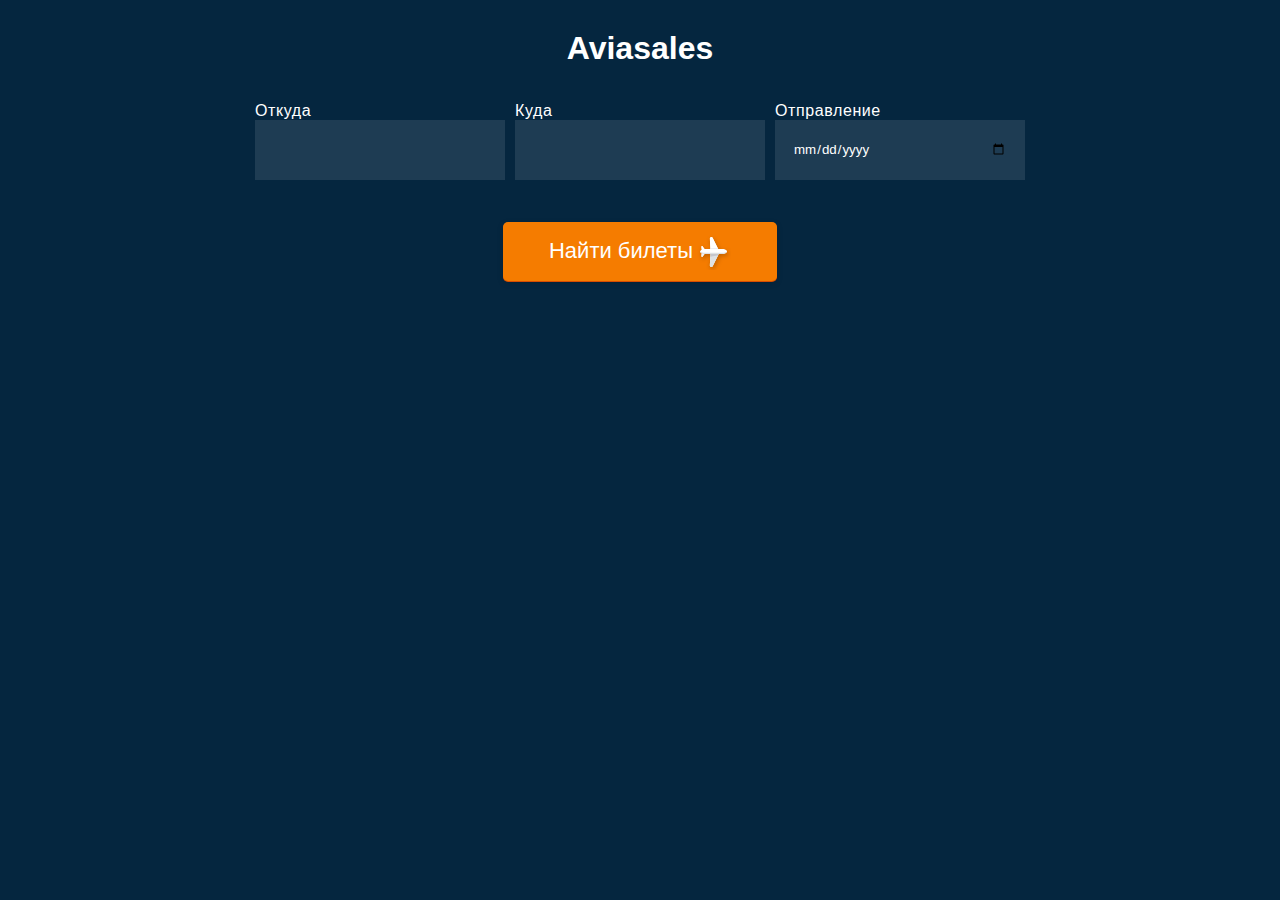
<file: Aviasales/index.html>
<!DOCTYPE html>
<html lang="ru">

<head>
	<meta charset="UTF-8">
	<meta name="viewport" content="width=device-width, initial-scale=1.0">
	<title>Ависалес</title>
	<link rel="stylesheet" href="style.css">
</head>

<body>

<h1>Aviasales</h1>
<main>

	<section class="wrapper">
		<form class="form-search">
			<div class="wrapper__search">
				<div class="input" style="display: block;">
					<label>Откуда
						<input type="text" class="input__cities-from" required>
					</label>
					<ul class="dropdown dropdown__cities-from">

					</ul>
				</div>

				<div class="input">
					<label>Куда
						<input type="text" class="input__cities-to" required>
					</label>
					<ul class="dropdown dropdown__cities-to">

					</ul>
				</div>

				<div class="input input__cities-from">
					<label>Отправление
						<input type="date" class="input__date-depart" required>
					</label>
				</div>
			</div>

			<div class="wrapper__button">
				<button type="submit" class="button button__search">
					<span class="button__search-text">Найти билеты</span>
				</button>
			</div>
		</form>
	</section>
	<section class="wrapper">

		<section class="wrapper__ticket" id="cheapest-ticket" style="display: none;">
			
			
		</section>

		<section class="block__ticket" id="other-cheap-tickets" style="display: none;">
			
		</section>
	</section>


</main>

<script src="script.js"></script>

</body>

</html>



<!-- <h3 class="agent">Aviakassa</h3>
<div class="ticket__wrapper">
	<div class="left-side">
		<a href="https://www.aviasales.ru/search/SVX2905KGD1" class="button button__buy">Купить
			за 19700₽</a>
	</div>
	<div class="right-side">
		<div class="block-left">
			<div class="city__from">Вылет из города
				<span class="city__name">Екатеринбург</span>
			</div>
			<div class="date">29 мая 2020 г.</div>
		</div>

		<div class="block-right">
			<div class="changes">Без пересадок</div>
			<div class="city__to">Город назначения:
				<span class="city__name">Калининград</span>
			</div>
		</div>
	</div>
</div> -->


<!-- 
const createCard = (data) => {
	const ticket = document.createElement('article');
	ticket.classList.add('ticket');

	let deep = '';

	if(data){
		deep = `
			<h3 class="agent">Aviakassa</h3>
			<div class="ticket__wrapper">
				<div class="left-side">
					<a href="https://www.aviasales.ru/search/SVX2905KGD1" class="button button__buy">Купить
						за 19700₽</a>
				</div>
				<div class="right-side">
					<div class="block-left">
						<div class="city__from">Вылет из города
							<span class="city__name">Екатеринбург</span>
						</div>
						<div class="date">29 мая 2020 г.</div>
					</div>

					<div class="block-right">
						<div class="changes">Без пересадок</div>
						<div class="city__to">Город назначения:
							<span class="city__name">Калининград</span>
						</div>
					</div>
				</div>
			</div>
		`;
	} else {
		deep = '<h3>К сожалению на текущую дату билетов не нашлось!</h3>';
	}



	ticket.insertAdjacentHTML('afterbegin', deep);

	return ticket;

};


const renderCheapDay = (cheapTicket) => {
	console.log(cheapTicket);
	const ticket = createCard(cheapTicket[0]);

	console.log(ticket);
};
 -->
</file>
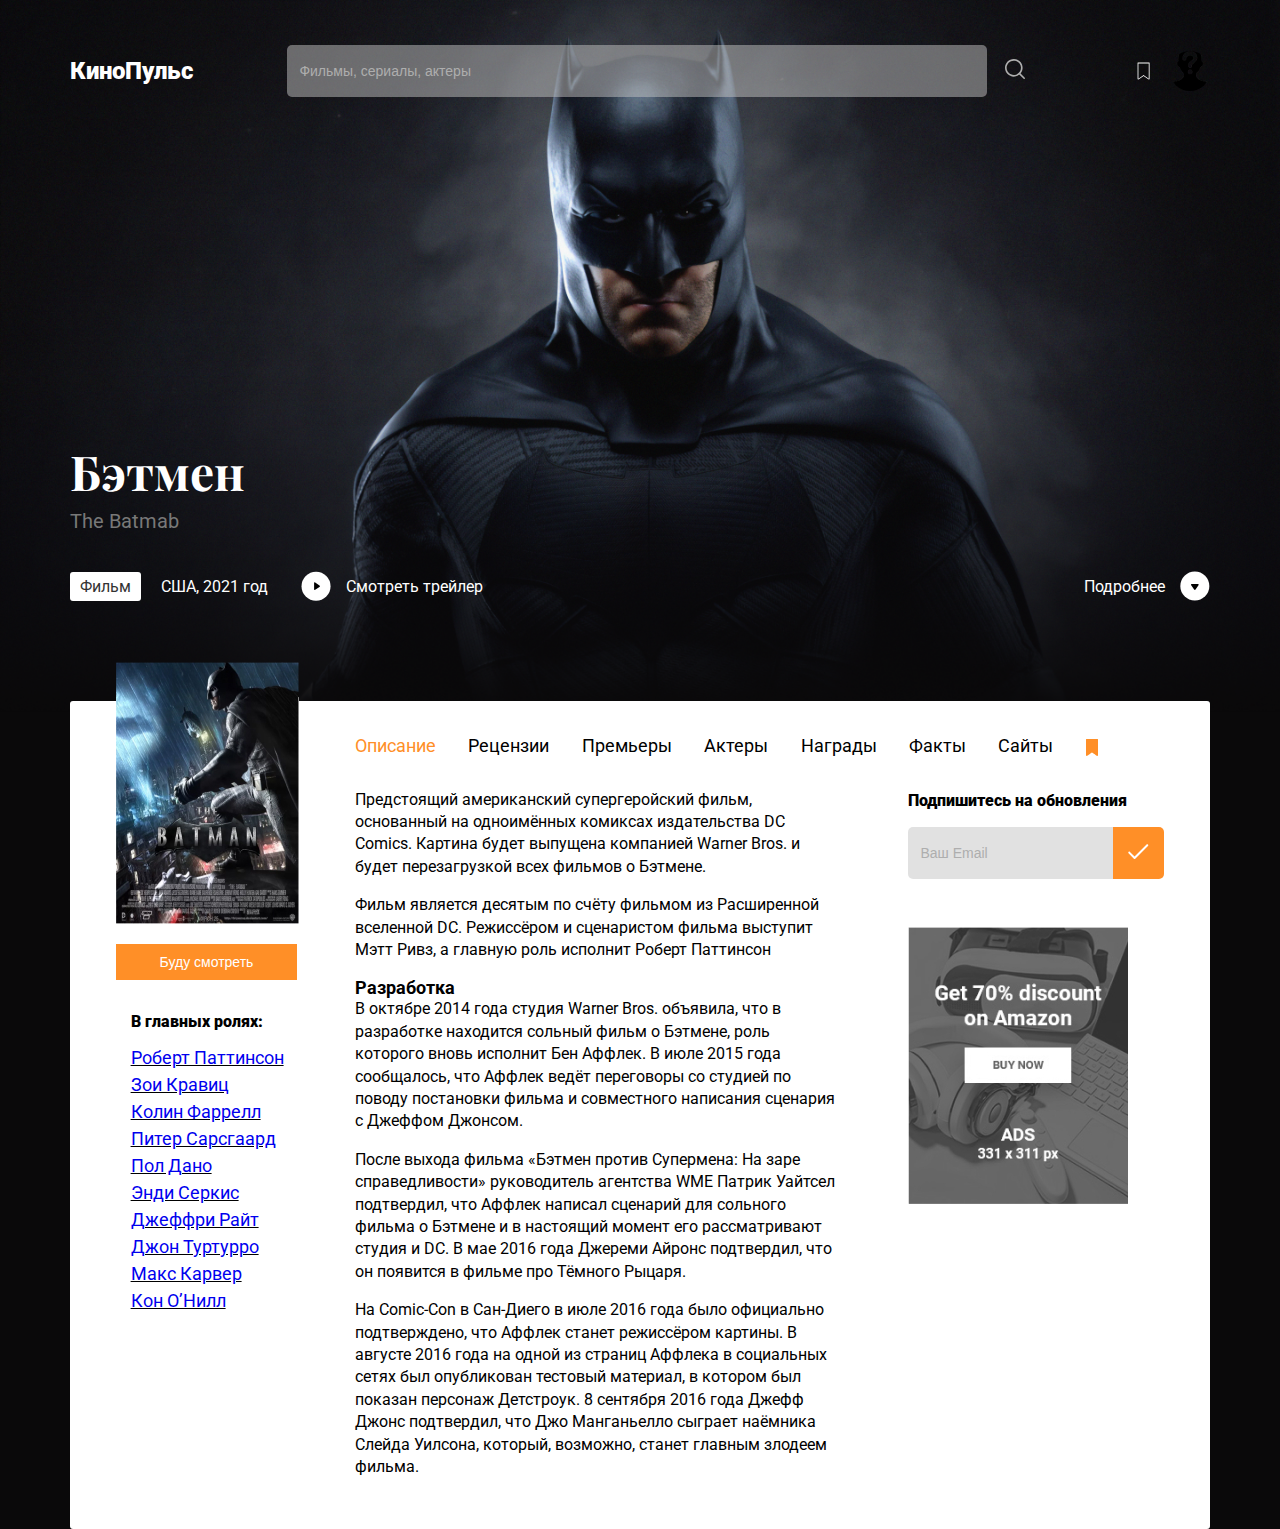
<file: Batman/index.html>
<!doctype html>
<html lang="en">
<head>
<meta charset="utf-8">
<meta http-equiv="X-UA-Compatible" content="IE=edge">
<meta name="viewport" content="width=device-width, initial-scale=1">
<!-- The above 3 meta tags *must* come first in the head; any other head content must come *after* these tags -->
<title>Бэтмен 21 - страница о фильме</title>

<link href="https://fonts.googleapis.com/css?family=Roboto:400,900&display=swap&subset=cyrillic" rel="stylesheet"> 

<!-- fancybox -->
<link rel="stylesheet" type="text/css" href="css/jquery.fancybox.min.css">

<link href="https://fonts.googleapis.com/css?family=Playfair+Display:700&display=swap&subset=cyrillic" rel="stylesheet"> 

<link rel="stylesheet" href="css/animate.css">

<link rel="stylesheet" href="css/style.css">
</head>
<body>


<div class="container">
	<header class="header">
		<div class="logo">КиноПульс</div>
		<form action="search" class="search">
			<input type="search" class="search-input" placeholder="Фильмы, сериалы, актеры">
			<button type="" class="search-button"><img src="img/search-icon.svg" alt=""></button>
		</form>
		<div class="user">
			<img class="bookmark" src="img/bookmark.svg" alt="bookmark">
			<img class="avatar" src="img/img_74993.png" alt="avatar">
		</div>
	</header>


	<main class="main">
		<h1 class="title animated fadeInRight">Бэтмен</h1>
		<small class="title-en animated fadeInRight">The Batmab</small>
		<div class="info animated fadeInUp delay-2s">
			<div class="movie-info">
				<span class="tag">Фильм</span>
				<span class="country">США, 2021 год</span>
				<a data-fancybox href="https://www.youtube.com/watch?v=Sdp6VL_NBnY" class="play">Смотреть трейлер</a>
			</div>
			<a href="#" class="more">Подробнее</a>
		</div>

		<div class="content">
			<div class="short-info">
				<img class="poster" src="img/cover.jpg">
				<button class="button" type="">Буду смотреть</button>
				<h3 class="actors-title">В главных ролях:</h3>
				<ul class="actors-list">
					<a href="https://ru.wikipedia.org/wiki/Паттинсон,_Роберт"><li class="actors-list-item">Роберт Паттинсон</li></a>
					<a href="https://ru.wikipedia.org/wiki/Кравиц,_Зои"><li class="actors-list-item">Зои Кравиц</li></a>
					<a href="https://ru.wikipedia.org/wiki/Фаррелл,_Колин"><li class="actors-list-item">Колин Фаррелл</li></a>
					<a href="https://ru.wikipedia.org/wiki/Сарсгаард,_Питер"><li class="actors-list-item">Питер Сарсгаард</li></a>
					<a href="https://ru.wikipedia.org/wiki/Дано,_Пол"><li class="actors-list-item">Пол Дано</li></a>
					<a href="https://ru.wikipedia.org/wiki/Серкис,_Энди"><li class="actors-list-item">Энди Серкис</li></a>
					<a href="https://ru.wikipedia.org/wiki/Райт,_Джеффри"><li class="actors-list-item">Джеффри Райт</li></a>
					<a href="https://ru.wikipedia.org/wiki/Туртурро,_Джон"><li class="actors-list-item">Джон Туртурро</li></a>
					<a href="https://ru.wikipedia.org/wiki/Карвер,_Макс"><li class="actors-list-item">Макс Карвер</li></a>
					<a href="https://ru.wikipedia.org/wiki/О’Нил,_Кон_(актёр)"><li class="actors-list-item">Кон О’Нилл</li></a>
				</ul>
			</div>

			<div class="full-info">
				<nav class="tabs">
					<a href="#about" class="tabs-item tabs-item-active">Описание</a>
					<a href="#reviews" class="tabs-item">Рецензии</a>
					<a href="#premieres" class="tabs-item">Премьеры</a>
					<a href="#actors" class="tabs-item">Актеры</a>
					<a href="#avards" class="tabs-item">Награды</a>
					<a href="#facts" class="tabs-item">Факты</a>
					<a href="#websites" class="tabs-item">Сайты</a>
					<a href="#kek" class="tabs-item"><img class="bookmark-added" src="img/bookmark-added.png" alt=""></a>
				</nav>

				<div class="full-content">
					<div class="tabs-content visible" id="about" >
						<p class="text">Предстоящий американский супергеройский фильм, основанный на одноимённых комиксах издательства DC Comics. Картина будет выпущена компанией Warner Bros. и будет перезагрузкой всех фильмов о Бэтмене.</p>
						<p class="text">Фильм является десятым по счёту фильмом из Расширенной вселенной DC. Режиссёром и сценаристом фильма выступит Мэтт Ривз, а главную роль исполнит Роберт Паттинсон</p>
						<h4 class="text-title">Разработка</h4>
						<p class="text">В октябре 2014 года студия Warner Bros. объявила, что в разработке находится сольный фильм о Бэтмене, роль которого вновь исполнит Бен Аффлек. В июле 2015 года сообщалось, что Аффлек ведёт переговоры со студией по поводу постановки фильма и совместного написания сценария с Джеффом Джонсом. </p>
						<p class="text">После выхода фильма «Бэтмен против Супермена: На заре справедливости» руководитель агентства WME Патрик Уайтсел подтвердил, что Аффлек написал сценарий для сольного фильма о Бэтмене и в настоящий момент его рассматривают студия и DC. В мае 2016 года Джереми Айронс подтвердил, что он появится в фильме про Тёмного Рыцаря. </p>
						<p class="text">На Comic-Con в Сан-Диего в июле 2016 года было официально подтверждено, что Аффлек станет режиссёром картины. В августе 2016 года на одной из страниц Аффлека в социальных сетях был опубликован тестовый материал, в котором был показан персонаж Детстроук. 8 сентября 2016 года Джефф Джонс подтвердил, что Джо Манганьелло сыграет наёмника Слейда Уилсона, который, возможно, станет главным злодеем фильма.</p>
					</div>

					<div class="tabs-content" id="reviews" >
						<p class='text'>Тут скоро появится текст рецензии</p>
					</div>

					<div class="tabs-content" id="premieres" >
						<p class='text'>Тут скоро появится текст премьеры</p>
					</div>

					<div class="tabs-content" id="actors" >
						<p class='text'>Тут скоро появится текст актеры</p>
					</div>

					<div class="tabs-content" id="avards" >
						<p class='text'>Тут скоро появится текст награды</p>
					</div>

					<div class="tabs-content" id="facts" >
						<p class='text'>Тут скоро появится текст факты</p>
					</div>

					<div class="tabs-content" id="websites" >
						<p class='text'>Тут скоро появятся полезные ссылки</p>
					</div>

					<div class="tabs-content" id="kek" >
						<p class='text'>Тут скоро появится kek</p>
					</div>

					<div class="subscribe">
						<h3 class="subscribe-title">Подпишитесь на обновления</h3>
						<form action="#" class="subscribe-form">
							<input type="text" class="subscribe-input" placeholder="Ваш Email">
							<button class="subscribe-button"><img src="img/check.svg" alt="check"></button>
						</form>
						<a href="#" class="banner">
							<img src="img/banner.jpg" alt="banner">
						</a>
					</div>
				</div>
			</div>
		</div>
	</main>
</div>


<!-- Jquery -->
<script src="https://cdn.jsdelivr.net/npm/jquery@3.4.1/dist/jquery.min.js"></script>

<script src="js/main.js" ></script>

<script src="js/jquery.fancybox.min.js"></script>
</body>
</html>
</file>
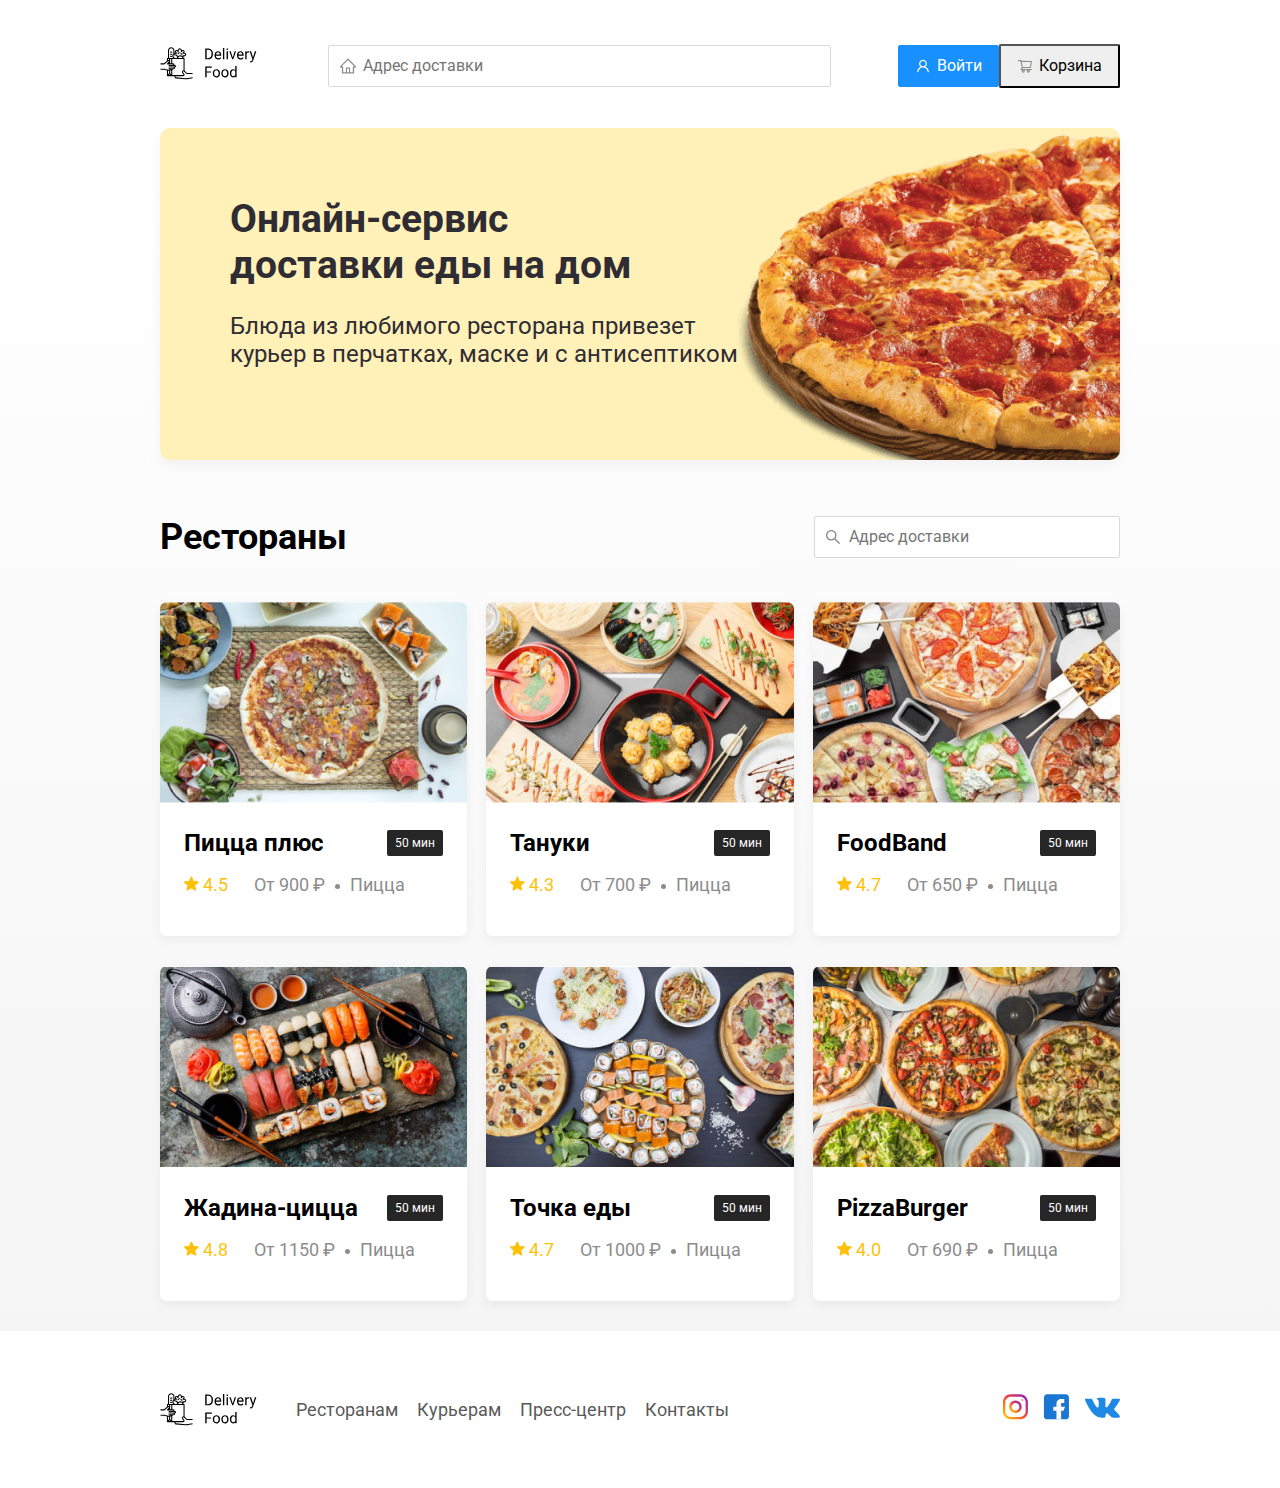
<file: Delivery/index.html>
<!doctype html>
<html lang="ru">
<head>
<meta charset="utf-8">
<meta http-equiv="X-UA-Compatible" content="IE=edge">
<meta name="viewport" content="width=device-width, initial-scale=1">
<!-- The above 3 meta tags *must* come first in the head; any other head content must come *after* these tags -->
<title>Delivery-food - доставка еды на дом</title>

<link href="https://fonts.googleapis.com/css2?family=Roboto:wght@400;700&display=swap" rel="stylesheet"> 

<link rel="stylesheet" type="text/css" href="css/normal.css">
<link rel="stylesheet" href="css/style.css">

<!-- Bootstrap -->
<!-- <link rel="stylesheet" href="css/bootstrap.css"> -->


</head>
<body>

<div class="container">

	<!-- Header -->
	<header class="header">
		<a href="index.html"><img src="img/logo.svg" alt="logo"></a>
		<input type="text" class="input input-adress" placeholder="Адрес доставки">

		<div class="buttons">
			<button class="button button-enter">
				<img src="img/icon_container.svg" alt="house">
				<span>Войти</span>
			</button>
			<button class="button button-buscet">
				<img src="img/cart_container.svg" alt="cart container">
				<span>Корзина</span>
			</button>
		</div>
	</header><!-- /header -->
</div>


<main class="main">
	<div class="container">
		<section class="promo">
			<h2 class="promo-title">Онлайн-сервис <br> доставки еды на дом</h2>
			<p class="promo-text">Блюда из любимого ресторана привезет курьер в перчатках, маске и с антисептиком</p>
			<img class="promo-img" src="img/pizza1.png" alt="pizza">
		</section>

		<section class="restaurants">
			<div class="restaurants-heading">
				<h2 class="restaurants-heading_title">Рестораны</h2>
				<input type="text" class="input input-search" placeholder="Адрес доставки">
			</div>

			<div class="card">
				

				<div class="card-item">
					<img src="img/food-img/image.png" alt="image" class="card-image">
					<div class="card-item-content">
						<div class="card-item-content-heading">
							<h3>Пицца плюс</h3>
							<span>50 мин</span>
						</div>
						<div class="card-item-content-info">
							<div class="raiting">
								<img src="img/star.svg" alt="stars">
								4.5</div>
							<div class="prise">От 900 ₽</div>
							<div class="category">Пицца </div>
						</div>
					</div>
				</div>

				<a href="tanuki.html" class="card-item">
					<img src="img/food-img/image2.png" alt="image" class="card-image">
					<div class="card-item-content">
						<div class="card-item-content-heading">
							<h3>Тануки</h3>
							<span>50 мин</span>
						</div>
						<div class="card-item-content-info">
							<div class="raiting">
							<img src="img/star.svg" alt="stars">
							4.3</div>
							<div class="prise">От 700 ₽</div>
							<div class="category">Пицца</div>
						</div>
					</div>
				</a>

				<div class="card-item">
					<img src="img/food-img/image3.png" alt="image" class="card-image">
					<div class="card-item-content">
						<div class="card-item-content-heading">
							<h3>FoodBand</h3>
							<span>50 мин</span>
						</div>
						<div class="card-item-content-info">
							<div class="raiting">
							<img src="img/star.svg" alt="stars">
							4.7</div>
							<div class="prise">От 650 ₽</div>
							<div class="category">Пицца </div>
						</div>
					</div>
				</div>

				<div class="card-item">
					<img src="img/food-img/image4.png" alt="image" class="card-image">
					<div class="card-item-content">
						<div class="card-item-content-heading">
							<h3>Жадина-цицца</h3>
							<span>50 мин</span>
						</div>
						<div class="card-item-content-info">
							<div class="raiting">
							<img src="img/star.svg" alt="stars">
							4.8</div>
							<div class="prise">От 1150 ₽</div>
							<div class="category">Пицца</div>
						</div>
					</div>
				</div>

				<div class="card-item">
					<img src="img/food-img/image5.png" alt="image" class="card-image">
					<div class="card-item-content">
						<div class="card-item-content-heading">
							<h3>Точка еды</h3>
							<span>50 мин</span>
						</div>
						<div class="card-item-content-info">
							<div class="raiting">
							<img src="img/star.svg" alt="stars">
							4.7</div>
							<div class="prise">От 1000 ₽</div>
							<div class="category">Пицца </div>
						</div>
					</div>
				</div>

				<div class="card-item">
					<img src="img/food-img/image6.png" alt="image" class="card-image">
					<div class="card-item-content">
						<div class="card-item-content-heading">
							<h3>PizzaBurger</h3>
							<span>50 мин</span>
						</div>
						<div class="card-item-content-info">
							<div class="raiting">
							<img src="img/star.svg" alt="stars">
							4.0</div>
							<div class="prise">От 690 ₽</div>
							<div class="category">Пицца </div>
						</div>
					</div>
				</div>

			</div>
		</section>	<!-- restaurants -->
	</div><!-- container -->

</main>

<footer class="footer">
	<div class="container">
		<div class="footer-content">
			<img src="img/logo.svg" alt="logo">
			<nav class="footer-content-nav">
				<a href="#">Ресторанам</a>
				<a href="#">Курьерам</a>
				<a href="#">Пресс-центр</a>
				<a href="#">Контакты</a>
			</nav>
			<div class="footer-content-social">
				<a href="#"><img src="img/inst.svg" alt="inst"></a>
				<a href="#"><img src="img/facebook.svg" alt="facebook"></a>
				<a href="#"><img src="img/vk.svg" alt="vk"></a>
			</div>
		</div>
	</div>
</footer>





<script src="js/wow.min.js"></script>
<script src="js/main.js"></script>

<!-- jQuery (necessary for Bootstrap's JavaScript plugins) -->
<!-- <script src="https://code.jquery.com/jquery-1.12.4.min.js" integrity="sha384-nvAa0+6Qg9clwYCGGPpDQLVpLNn0fRaROjHqs13t4Ggj3Ez50XnGQqc/r8MhnRDZ" crossorigin="anonymous"></script> -->
</body>
</html>
</file>
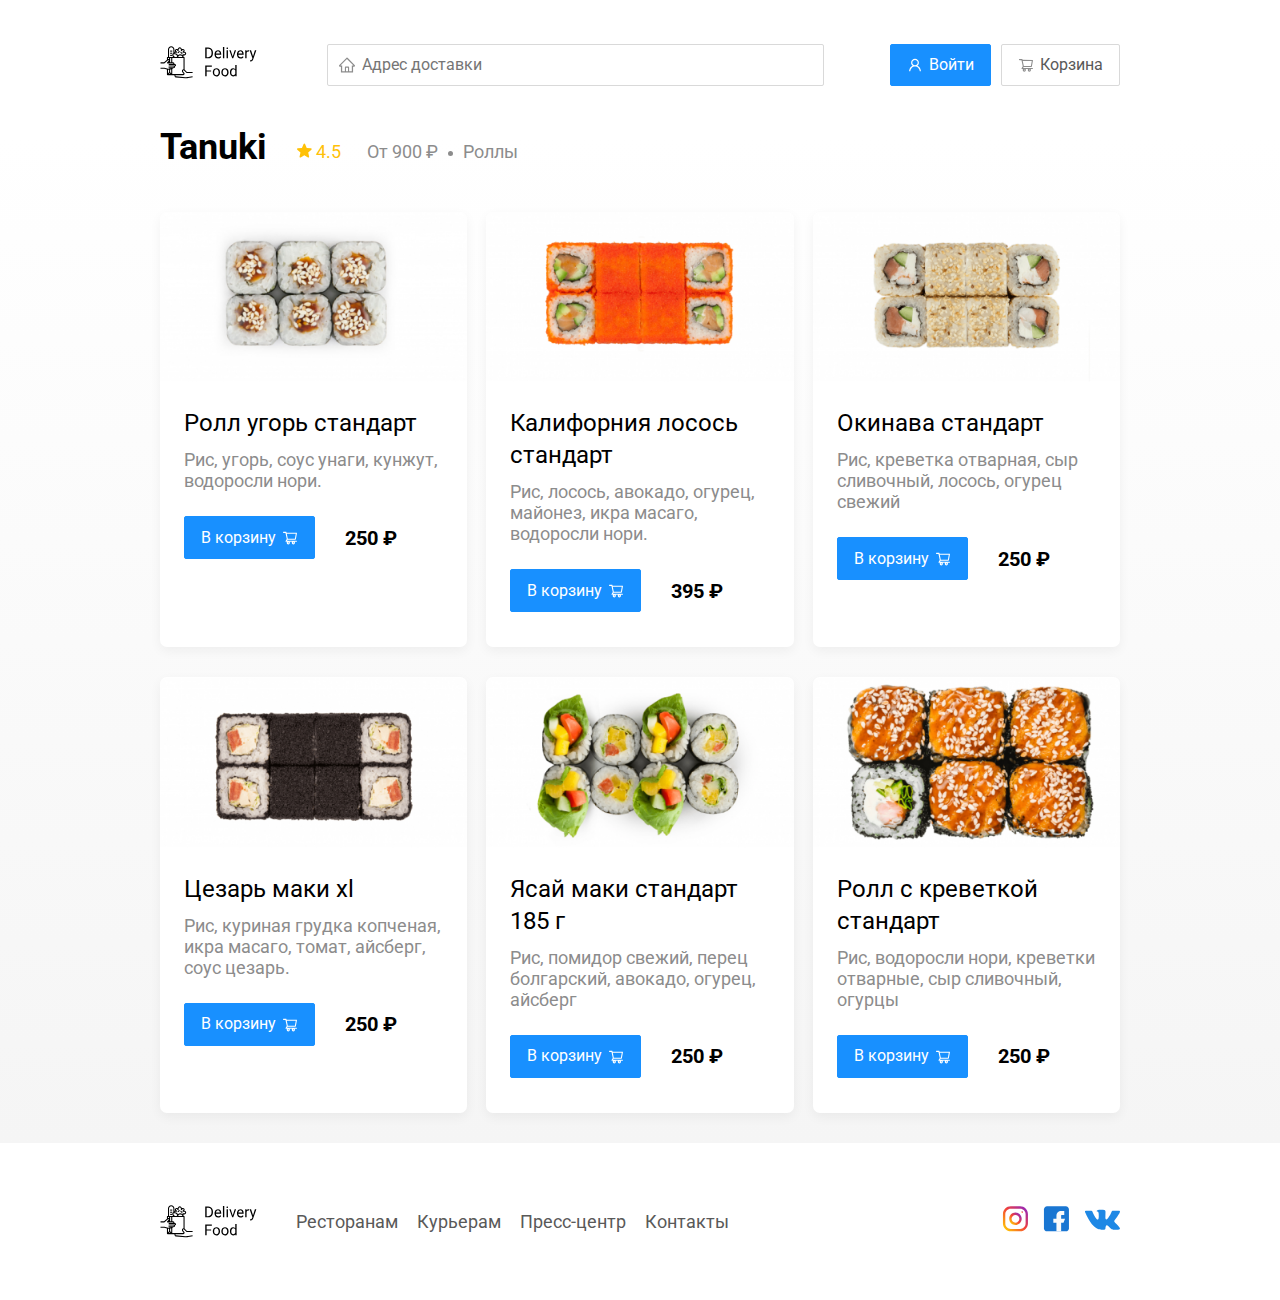
<file: Delivery/tanuki.html>
<!doctype html>
<html lang="ru">
<head>
<meta charset="utf-8">
<meta http-equiv="X-UA-Compatible" content="IE=edge">
<meta name="viewport" content="width=device-width, initial-scale=1">
<!-- The above 3 meta tags *must* come first in the head; any other head content must come *after* these tags -->
<title>Tanuki - доставка еды на дом</title>

<link href="https://fonts.googleapis.com/css2?family=Roboto:wght@400;700&display=swap" rel="stylesheet"> 

<link rel="stylesheet" href="css/normal.css">
<link rel="stylesheet" href="css/animate.css">
<link rel="stylesheet" href="css/style.css">

<!-- Bootstrap -->
<!-- <link rel="stylesheet" href="css/bootstrap.css"> -->


</head>
<body>

<div class="container">

	<!-- Header -->
	<header class="header">
		<a href="index.html" class="logo" ><img src="img/logo.svg" alt="logo"></a>
		<input type="text" class="input input-adress" placeholder="Адрес доставки">

		<div class="buttons">
			<button class="button button-enter">
				<img src="img/icon_container.svg" alt="house">
				<span>Войти</span>
			</button>
			<button class="button button-gray" id="cart-button" >
				<img src="img/cart_container.svg" alt="cart container">
				<span>Корзина</span>
			</button>
		</div>
	</header><!-- /header -->
</div>


<main class="main">
	<div class="container">

		<section class="restaurants">
			<div class="restaurants-heading">
				<h2 class="restaurants-heading_title">Tanuki</h2>
				<div class="card-item-content-info">
					<div class="raiting">
						<img src="img/star.svg" alt="stars">
						4.5</div>
					<div class="prise">От 900 ₽</div>
					<div class="category">Роллы </div>
				</div>
			</div>

			<div class="card">

				<div class="card-item wow fadeInUp" data-wow-delay='0.1s'>
					<img src="img/food-img/tanuki1.png" alt="image" class="card-image">
					<div class="card-item-content">
						<div class="card-item-content-heading">
							<h3 class="regular">Ролл угорь стандарт</h3>
						</div>
						<div class="card-item-content-info">
							<div class="ingredients">Рис, угорь, соус унаги, кунжут, водоросли нори. </div>
						</div>
						<div class="card-item-content-buttons">
							<button class="button button-enter">
								<span>В корзину</span>
								<img class="button-cart-image" src="img/shopping-cart-white.svg" alt="shopping-cart">
							</button>
							<strong>250 ₽</strong>
						</div>
					</div>
				</div>

				<div class="card-item wow fadeInUp" data-wow-delay='0.3s'>
					<img src="img/food-img/tanuki2.png" alt="image" class="card-image">
					<div class="card-item-content">
						<div class="card-item-content-heading">
							<h3 class="regular">Калифорния лосось стандарт</h3>
						</div>
						<div class="card-item-content-info">
							<div class="ingredients">Рис, лосось, авокадо, огурец, майонез, икра масаго, водоросли нори. </div>
						</div>
						<div class="card-item-content-buttons">
							<button class="button button-enter">
								<span>В корзину</span>
								<img class="button-cart-image" src="img/shopping-cart-white.svg" alt="shopping-cart">
							</button>
							<strong>395 ₽</strong>
						</div>
					</div>
				</div>

				<div class="card-item wow fadeInUp" data-wow-delay='0.5s'>
					<img src="img/food-img/tanuki3.png" alt="image" class="card-image">
					<div class="card-item-content">
						<div class="card-item-content-heading">
							<h3 class="regular">Окинава стандарт</h3>
						</div>
						<div class="card-item-content-info">
							<div class="ingredients"> Рис, креветка отварная, сыр сливочный, лосось, огурец свежий </div>
						</div>
						<div class="card-item-content-buttons">
							<button class="button button-enter">
								<span>В корзину</span>
								<img class="button-cart-image" src="img/shopping-cart-white.svg" alt="shopping-cart">
							</button>
							<strong>250 ₽</strong>
						</div>
					</div>
				</div>

				<div class="card-item wow fadeInUp" data-wow-delay='0.2s'>
					<img src="img/food-img/tanuki4.png" alt="image" class="card-image">
					<div class="card-item-content">
						<div class="card-item-content-heading">
							<h3 class="regular">Цезарь маки хl</h3>
						</div>
						<div class="card-item-content-info">
							<div class="ingredients">Рис, куриная грудка копченая, икра масаго, томат, айсберг, соус цезарь. </div>
						</div>
						<div class="card-item-content-buttons">
							<button class="button button-enter">
								<span>В корзину</span>
								<img class="button-cart-image" src="img/shopping-cart-white.svg" alt="shopping-cart">
							</button>
							<strong>250 ₽</strong>
						</div>
					</div>
				</div>

				<div class="card-item wow fadeInUp" data-wow-delay='0.4s'>
					<img src="img/food-img/tanuki5.png" alt="image" class="card-image">
					<div class="card-item-content">
						<div class="card-item-content-heading">
							<h3 class="regular">Ясай маки стандарт 185 г</h3>
						</div>
						<div class="card-item-content-info">
							<div class="ingredients">Рис, помидор свежий, перец болгарский, авокадо, огурец, айсберг </div>
						</div>
						<div class="card-item-content-buttons">
							<button class="button button-enter">
								<span>В корзину</span>
								<img class="button-cart-image" src="img/shopping-cart-white.svg" alt="shopping-cart">
							</button>
							<strong>250 ₽</strong>
						</div>
					</div>
				</div>

				<div class="card-item wow fadeInUp" data-wow-delay='0.6s'>
					<img src="img/food-img/tanuki6.png" alt="image" class="card-image">
					<div class="card-item-content">
						<div class="card-item-content-heading">
							<h3 class="regular">Ролл с креветкой стандарт</h3>
						</div>
						<div class="card-item-content-info">
							<div class="ingredients">Рис, водоросли нори, креветки отварные, сыр сливочный, огурцы </div>
						</div>
						<div class="card-item-content-buttons">
							<button class="button button-enter">
								<span>В корзину</span>
								<img class="button-cart-image" src="img/shopping-cart-white.svg" alt="shopping-cart">
							</button>
							<strong>250 ₽</strong>
						</div>
					</div>
				</div>

			</div>
		</section>	<!-- restaurants -->
	</div><!-- container -->

</main>

<footer class="footer">
	<div class="container">
		<div class="footer-content">
			<img src="img/logo.svg" alt="logo">
			<nav class="footer-content-nav">
				<a href="#">Ресторанам</a>
				<a href="#">Курьерам</a>
				<a href="#">Пресс-центр</a>
				<a href="#">Контакты</a>
			</nav>
			<div class="footer-content-social">
				<a href="#"><img src="img/inst.svg" alt="inst"></a>
				<a href="#"><img src="img/facebook.svg" alt="facebook"></a>
				<a href="#"><img src="img/vk.svg" alt="vk"></a>
			</div>
		</div>
	</div>
</footer>

<div class="modal">
	<div class="modal-dialog wow fadeInUp" data-wow-delay='0.6s'>
		<div class="modal-dialog-header">
			<h3 class="modal-title" >Корзина</h3>
			<button class="close" id="close" >&times;</button>
		</div>

		<div class="modal-dialog-body">
			
			<div class="modal-food-row">
				<span class="food-name">Ролл угорь стандарт</span>
				<strong class="food-price">250 ₽</strong>

				<div class="food-counter">
					<button class="counter-button">-</button>
					<span class="counter" >1</span>
					<button class="counter-button">+</button>
				</div>
			</div>

			<div class="modal-food-row">
				<span class="food-name">Ролл угорь стандарт</span>
				<strong class="food-price">250 ₽</strong>

				<div class="food-counter">
					<button class="counter-button">-</button>
					<span class="counter" >1</span>
					<button class="counter-button">+</button>
				</div>
			</div>

			<div class="modal-food-row">
				<span class="food-name">Ролл угорь стандарт</span>
				<strong class="food-price">250 ₽</strong>

				<div class="food-counter">
					<button class="counter-button">-</button>
					<span class="counter" >1</span>
					<button class="counter-button">+</button>
				</div>
			</div>

			<div class="modal-food-row">
				<span class="food-name">Ролл угорь стандарт</span>
				<strong class="food-price">250 ₽</strong>

				<div class="food-counter">
					<button class="counter-button">-</button>
					<span class="counter" >1</span>
					<button class="counter-button">+</button>
				</div>
			</div>

			<div class="modal-food-row">
				<span class="food-name">Ролл угорь стандарт</span>
				<strong class="food-price">250 ₽</strong>

				<div class="food-counter">
					<button class="counter-button">-</button>
					<span class="counter" >1</span>
					<button class="counter-button">+</button>
				</div>
			</div>

		</div><!-- modal-dialog-body -->

		<div class="modal-footer">
			<span class="modal-pricetag">1250 ₽</span>
			<div class="footer-buttons">
				<button class="button button-enter">Оформить заказ</button>
				<button class="button button-gray">Отмена</button>
			</div>
		</div>
	</div>
</div>




<script src="js/wow.min.js"></script>
<script src="js/main.js"></script>

<!-- jQuery (necessary for Bootstrap's JavaScript plugins) -->
<!-- <script src="https://code.jquery.com/jquery-1.12.4.min.js" integrity="sha384-nvAa0+6Qg9clwYCGGPpDQLVpLNn0fRaROjHqs13t4Ggj3Ez50XnGQqc/r8MhnRDZ" crossorigin="anonymous"></script> -->
</body>
</html>
</file>
<file: Aviasales/style.css>
/* prefixed by https://autoprefixer.github.io (PostCSS: v7.0.26, autoprefixer: v9.7.3) */*{-webkit-box-sizing: border-box; box-sizing: border-box; margin: 0; padding: 0; list-style-type: none;}body{font-family: "Open Sans", Helvetica, Arial, sans-serif; font-weight: 400; background: #05263F; color: #fff;}button{cursor: pointer;}input::-webkit-outer-spin-button,input::-webkit-inner-spin-button{-webkit-appearance: none;}h1,h2,h3{text-align: center; padding: 30px 0 15px;}.wrapper{max-width: 1000px; margin: 0 auto;}.wrapper__search,.wrapper__button{display: -webkit-box; display: -ms-flexbox; display: flex; -ms-flex-wrap: wrap; flex-wrap: wrap; -webkit-box-pack: center; -ms-flex-pack: center; justify-content: center; -webkit-box-align: center; -ms-flex-align: center; align-items: center;}.wrapper__button{margin-top: 50px;}.wrapper__search .input{min-width: 200px; max-width: 250px; height: 50px; margin: 20px 5px; letter-spacing: 0.6px; position: relative;}.wrapper__search .input input{-webkit-appearance: none; border: 0; -webkit-box-sizing: border-box; box-sizing: border-box; height: 60px; line-height: 2.25rem; padding: 9px 18px; position: relative; -webkit-transition: border-radius .3s, width .3s; -o-transition: border-radius .3s, width .3s; transition: border-radius .3s, width .3s; -webkit-box-shadow: inset 0 0 0 2px transparent; box-shadow: inset 0 0 0 2px transparent; z-index: 1; width: 100%; border-radius: inherit; color: inherit; background-color: #1e3c53;}.wrapper__search .input input:focus~.label{top: -25px; left: 0; color: #00416A;}input{-webkit-box-shadow: 0 0 0 2px #ff6d00; box-shadow: 0 0 0 2px #ff6d00; outline: none; font-family: inherit;}.dropdown{width: 100%; background: #fff; color: #000; max-height: 300px; overflow-x: hidden;}.dropdown__city{display: -webkit-box; display: -ms-flexbox; display: flex; -webkit-box-pack: justify; -ms-flex-pack: justify; justify-content: space-between; padding: 5px 15px; cursor: pointer;}.dropdown__city:hover{color: #d84d00;}.button{display: -webkit-box; display: -ms-flexbox; display: flex; -webkit-box-align: center; -ms-flex-align: center; align-items: center; -webkit-box-pack: center; -ms-flex-pack: center; justify-content: center; text-align: center; width: 100%; max-width: 274px; min-height: 59px; font-size: 1.375rem; font-style: normal; line-height: 1.4; font-weight: 500; color: inherit; padding: 10px 20px; border: none; border-radius: 5px; -webkit-appearance: none; background-color: #f57c00; -webkit-box-shadow: 0 1px 0 0 #d84d00, 0 2px 6px 0 rgba(0, 0, 0, .15); box-shadow: 0 1px 0 0 #d84d00, 0 2px 6px 0 rgba(0, 0, 0, .15); -webkit-transition: all .3s; -o-transition: all .3s; transition: all .3s;}.button:hover{background-color: #ffa353; -webkit-transition: all .3s; -o-transition: all .3s; transition: all .3s;}.button__search:after{content: ""; display: inline-block; width: 36px; height: 36px; background: 50% 50%/100% no-repeat url(img/plane.svg); margin-left: 2px;}.left-side,.right-side{padding: 20px; width: 100%;}.left-side{min-width: 270px; width: 270px; display: -webkit-box; display: -ms-flexbox; display: flex; -webkit-box-orient: vertical; -webkit-box-direction: normal; -ms-flex-direction: column; flex-direction: column; -webkit-box-align: center; -ms-flex-align: center; align-items: center;}.right-side{display: -webkit-box; display: -ms-flexbox; display: flex; -webkit-box-pack: justify; -ms-flex-pack: justify; justify-content: space-between; border-left: 1px solid black;}.button__buy{font-size: 16px; max-width: 166px; line-height: 1.25; padding-top: 5px; padding-bottom: 5px; width: 100%; font-weight: 600; font-family: inherit; text-decoration: none; margin-bottom: 15px;}.button__add{margin: 50px auto 0;}.ticket{width: 100%; max-width: 730px; margin: 30px auto; border-radius: 5px; -webkit-box-shadow: 0 1px 5px rgba(0, 0, 0, .15); box-shadow: 0 1px 5px rgba(0, 0, 0, .15); background-color: #1e3c53;}.ticket__wrapper{display: -webkit-box; display: -ms-flexbox; display: flex;}.agent{padding: 5px; text-align: center; border-bottom: 1px solid black;}.block-left,.block-right{display: -webkit-box; display: -ms-flexbox; display: flex; -webkit-box-orient: vertical; -webkit-box-direction: normal; -ms-flex-direction: column; flex-direction: column; -webkit-box-pack: justify; -ms-flex-pack: justify; justify-content: space-between;}.block-right{text-align: right;}.city__name{font-size: 18px; font-weight: 600;}.block__ticket{margin: 50px 0;}@media(max-width: 768px){.ticket__wrapper{-ms-flex-wrap: wrap; flex-wrap: wrap;}.left-side{width: 100%;}}@media(max-width: 550px){.right-side{-ms-flex-wrap: wrap; flex-wrap: wrap;}.left-side{min-width: 100%;}.block-right, .block-left{width: 100%;}.block-left{margin-bottom: 20px;}}

.dropdown{
	position: relative;
	z-index: 2;
}

input{
	position: relative;
	z-index: 1;
}
</file>
<file: Batman/css/style.css>
html {
  font-size: 10px;
}
body {
  font-size: 18px;
  color: #ffffff;
  margin: 0;
}
*,
*:before,
*:after {
  -webkit-box-sizing: border-box;
          box-sizing: border-box;
}
h1,
h2,
h3,
h4,
h5,
h6 {
  margin: 0;
}
a {
  text-decoration: none;
}
.container {
  width: 100%;
  max-width: 1170px;
  margin: 0 auto;
  padding: 0 15px;
}
body {
  background-color: #0A090A;
  background-image: url(../img/main-bg.png);
  background-repeat: no-repeat;
  background-position: top center;
  border: none;
  background-size: 100%;
  font-family: Roboto;
}
.header {
  display: -webkit-box;
  display: -ms-flexbox;
  display: flex;
  -webkit-box-align: center;
      -ms-flex-align: center;
          align-items: center;
  -webkit-box-pack: justify;
      -ms-flex-pack: justify;
          justify-content: space-between;
  padding-top: 45px;
  margin-bottom: 30%;
}
.header .logo {
  font-weight: 900;
  font-size: 24px;
  line-height: 28px;
}
.search {
  display: -webkit-box;
  display: -ms-flexbox;
  display: flex;
  -webkit-box-flex: .8 ;
      -ms-flex: .8 ;
          flex: .8 ;
}
.search-input {
  -webkit-box-flex: 1;
      -ms-flex: 1;
          flex: 1;
  background: rgba(196, 196, 196, 0.5);
  border-radius: 5px;
  padding: 18px 12px;
  border: none;
  color: #aeaeae;
  font-size: 14px;
  line-height: 16px;
}
.search-button {
  background-color: transparent;
  border: none;
  padding: 10px 18px;
  cursor: pointer;
}
::-webkit-input-placeholder {
  /* Chrome */
  color: #aeaeae;
}
:-ms-input-placeholder {
  /* IE 10+ */
  color: #aeaeae;
}
::-moz-placeholder {
  /* Firefox 19+ */
  color: #aeaeae;
  opacity: 1;
}
:-moz-placeholder {
  /* Firefox 4 - 18 */
  color: #aeaeae;
  opacity: 1;
}
.user {
  display: -webkit-box;
  display: -ms-flexbox;
  display: flex;
  -webkit-box-align: center;
      -ms-flex-align: center;
          align-items: center;
}
.user .avatar {
  margin-left: 20px;
  cursor: pointer;
  width: 40px;
  height: 40px;
  border-radius: 50%;
  -o-object-fit: cover;
     object-fit: cover;
}
.user .bookmark {
  cursor: pointer;
}
.title {
  margin: 0;
  margin-bottom: 7px;
  font-family: 'Playfair Display', serif;
  font-style: normal;
  font-weight: bold;
  font-size: 48px;
  line-height: 64px;
}
.title-en {
  display: inline-block;
  font-family: Roboto;
  font-size: 20px;
  line-height: 23px;
  color: #787878;
  margin-bottom: 38px;
}
.info {
  display: -webkit-box;
  display: -ms-flexbox;
  display: flex;
  -webkit-box-align: center;
      -ms-flex-align: center;
          align-items: center;
  -webkit-box-pack: justify;
      -ms-flex-pack: justify;
          justify-content: space-between;
  margin-bottom: 100px;
}
.movie-info {
  display: -webkit-box;
  display: -ms-flexbox;
  display: flex;
  -webkit-box-align: center;
      -ms-flex-align: center;
          align-items: center;
}
.tag {
  font-size: 16px;
  line-height: 19px;
  color: #333333;
  background: #FFFFFF;
  border-radius: 3px;
  padding: 5px 10px;
  display: inline-block;
  margin-right: 20px;
}
.country {
  font-size: 16px;
  line-height: 19px;
  margin-right: 33px;
}
.play {
  display: -webkit-box;
  display: -ms-flexbox;
  display: flex;
  -webkit-box-align: center;
      -ms-flex-align: center;
          align-items: center;
  font-size: 16px;
  line-height: 19px;
  color: #fff;
  text-decoration: none;
}
.play::before {
  margin-right: 15px;
  content: "";
  width: 30px;
  height: 30px;
  background-image: url(../img/play.svg);
  background-repeat: no-repeat;
  background-size: 100%;
}
.more {
  display: -webkit-box;
  display: -ms-flexbox;
  display: flex;
  -webkit-box-align: center;
      -ms-flex-align: center;
          align-items: center;
  font-size: 16px;
  line-height: 19px;
  color: #fff;
  text-decoration: none;
}
.more::after {
  margin-left: 15px;
  content: "";
  width: 30px;
  height: 30px;
  background-image: url(../img/play.svg);
  background-repeat: no-repeat;
  background-size: 100%;
  -webkit-transform: rotate(90deg);
          transform: rotate(90deg);
}
.content {
  background: #FFFFFF;
  border-radius: 3px;
  color: #000;
  padding: 3% 4%;
  display: -webkit-box;
  display: -ms-flexbox;
  display: flex;
  -webkit-box-pack: justify;
      -ms-flex-pack: justify;
          justify-content: space-between;
}
.short-info {
  margin-right: 3%;
}
.poster {
  display: block;
  margin-top: -40%;
  margin-bottom: 20px;
}
.button {
  background: #FF8F27;
  padding: 10px 44px;
  color: #fff;
  font-size: 14px;
  line-height: 16px;
  border: none;
  margin-bottom: 30px;
}
.actors-title {
  padding-left: 15px;
  margin-bottom: 10px;
  font-weight: 900;
  font-size: 16px;
  line-height: 150%;
}
.actors-list {
  margin: 0;
  padding-left: 15px;
  line-height: 150%;
  list-style: none;
  text-decoration: underline;
}
.full-info {
  -webkit-box-flex: .97;
      -ms-flex: .97;
          flex: .97;
}
.full-content {
  display: -webkit-box;
  display: -ms-flexbox;
  display: flex;
  -webkit-box-pack: justify;
      -ms-flex-pack: justify;
          justify-content: space-between;
}
.tabs {
  display: -webkit-box;
  display: -ms-flexbox;
  display: flex;
  -webkit-box-align: center;
      -ms-flex-align: center;
          align-items: center;
  margin-bottom: 4%;
}
.tabs-item {
  color: #000;
  text-decoration: none;
  margin-right: 4%;
  font-size: 18px;
  line-height: 21px;
  -webkit-transition: all .2s linear;
  transition: all .2s linear;
}
.tabs-item:last-child {
  margin-right: 0;
}
.tabs-item:hover {
  color: #FF8F27;
}
.tabs-item-active {
  color: #FF8F27;
}
.tabs-content {
  margin-right: 70px;
  display: none;
}
.tabs .bookmark-added {
  vertical-align: middle;
  color: #FF8F27;
}
.visible {
  display: block;
}
.text {
  font-size: 16px;
  line-height: 140%;
  margin-top: 0;
}
.subscribe-form {
  display: -webkit-box;
  display: -ms-flexbox;
  display: flex;
  margin-bottom: 48px;
}
.subscribe-title {
  font-weight: 900;
  font-size: 16px;
  line-height: 150%;
  margin-top: 0;
  margin-bottom: 14px;
}
.subscribe-input {
  -webkit-box-flex: 1;
      -ms-flex: 1;
          flex: 1;
  background: rgba(196, 196, 196, 0.5);
  border-top-left-radius: 5px;
  border-bottom-left-radius: 5px;
  padding: 18px 12px;
  border: none;
  color: #aeaeae;
  font-size: 14px;
  line-height: 16px;
}
.subscribe-button {
  background: #FF8F27;
  border-radius: 0px 5px 5px 0px;
  border: none;
  padding: 15px;
}
@media (max-width: 1200px) {
  .container {
    max-width: 960px;
  }
  .tabs-item {
    font-size: 16px;
  }
  .text {
    font-size: 15px;
  }
}
@media (max-width: 992px) {
  .container {
    max-width: 740px;
  }
  .tabs {
    display: -webkit-box;
    display: -ms-flexbox;
    display: flex;
    -ms-flex-wrap: wrap;
        flex-wrap: wrap;
  }
  .tabs-item {
    line-height: 2;
    -ms-flex-preferred-size: 20%;
        flex-basis: 20%;
  }
  .full-content {
    -ms-flex-wrap: wrap;
        flex-wrap: wrap;
  }
  .tabs-content {
    margin-bottom: 5%;
  }
  .text {
    font-size: 14px;
  }
  .actors-list {
    font-size: 14px;
  }
  .subscribe-form {
    margin-bottom: 24px;
  }
  body {
    background-size: auto auto;
  }
  .tabs-content {
    margin-right: 0;
  }
}
@media (max-width: 768px) {
  .container {
    max-width: 540px;
  }
  .more {
    display: none;
  }
}
@media (max-width: 578px) {
  .container {
    width: 95%;
  }
  .header {
    -ms-flex-wrap: wrap;
        flex-wrap: wrap;
    margin-bottom: 80%;
  }
  .search {
    -ms-flex-preferred-size: 100%;
        flex-basis: 100%;
    -webkit-box-ordinal-group: 4;
        -ms-flex-order: 3;
            order: 3;
    margin-top: 5%;
  }
  .content {
    -ms-flex-wrap: wrap;
        flex-wrap: wrap;
  }
  .actors-list,
  .actors-title {
    display: none;
  }
  .tabs-item {
    -ms-flex-preferred-size: 33%;
        flex-basis: 33%;
  }
  .short-info {
    margin-right: 0;
  }
  .button {
    width: 100%;
  }
  .movie-info {
    -ms-flex-wrap: wrap;
        flex-wrap: wrap;
  }
  .movie-info .play {
    margin-top: 5%;
    -ms-flex-preferred-size: 100%;
        flex-basis: 100%;
  }
  .poster {
    width: 100%;
    display: inline-block;
    margin-top: -20%;
  }
}
</file>
<file: Delivery/css/style.css>
html {
  font-size: 10px;
}
body {
  font-family: 'Roboto', sans-serif;
  font-size: 18px;
  color: #000000;
  margin: 0;
  padding-top: 44px;
}
*,
*:before,
*:after {
  box-sizing: border-box;
}
h1,
h2,
h3,
h4,
h5,
h6 {
  margin: 0;
}
a {
  text-decoration: none;
}
.container {
  max-width: 1200px;
  margin: 0 auto;
}
.header {
  display: flex;
  align-items: center;
  justify-content: space-between;
  margin-bottom: 40px;
}
.main {
  background: linear-gradient(180deg, rgba(245, 245, 245, 0) 1.04%, #f5f5f5 100%);
}
.input {
  font-size: 16px;
  line-height: 24px;
  background: #ffffff;
  border: 1px solid #d9d9d9;
  border-radius: 2px;
  padding: 8px 12px 8px 34px;
  background-position: left  10px center;
  background-repeat: no-repeat;
}
.input-adress {
  margin: 0 10px;
  background-image: url(../img/home.svg);
  flex: .8;
}
.input-search {
  background-image: url(../img/search.svg);
  width: 306px;
  margin-left: auto;
}
.buttons {
  display: flex;
  align-items: center;
}
.button {
  border-radius: 2px;
  box-sizing: border-box;
  padding: 8px 16px;
  font-size: 16px;
  line-height: 24px;
  box-shadow: 0px 0px 2px rgba(0, 0, 0, 0.0015);
  display: flex;
  align-items: center;
}
.button img {
  margin-right: 6px;
}
.button:focus {
  outline: 0;
}
.button-enter {
  background: #1890FF;
  border: 1px solid #1890FF;
  color: #ffffff;
}
.button-gray {
  margin-left: 10px;
  background: #ffffff;
  border: 1px solid #d9d9d9;
  color: #595959;
}
.promo {
  margin-bottom: 56px;
  font-family: 'Roboto', sans-serif;
  color: #302C34;
  overflow: hidden;
  margin-top: 40px;
  padding: 68px 70px;
  position: relative;
  background: #EFDBFF;
  border-radius: 10px;
  box-shadow: 0px 7px 12px rgba(158, 158, 163, 0.1);
  background: #fff1b8;
}
.promo-title {
  font-weight: 700;
  font-size: 39px;
  line-height: 46px;
  position: relative;
  z-index: 1;
}
.promo-text {
  font-size: 24px;
  line-height: 28px;
  max-width: 520px;
  position: relative;
  z-index: 1;
}
.promo-img {
  z-index: 0;
  position: absolute;
  right: -220px;
  top: -35px;
  width: 860px;
}
.restaurants-heading {
  display: flex;
  align-items: center;
  margin-bottom: 44px;
}
.restaurants-heading_title {
  font-style: normal;
  font-weight: bold;
  font-size: 36px;
  line-height: 42px;
  color: #000000;
  margin-right: 30px;
}
.card {
  display: flex;
  justify-content: space-between;
  flex-wrap: wrap;
}
.card-item {
  background: #FFFFFF;
  box-shadow: 0px 4px 12px rgba(0, 0, 0, 0.05);
  border-radius: 7px;
  margin-bottom: 30px;
  overflow: hidden;
  width: 32%;
}
.card-item .card-image {
  object-fit: cover;
  width: 100%;
}
.card-item-content {
  padding: 20px 24px 35px;
}
.card-item-content-heading {
  display: flex;
  justify-content: space-between;
  align-items: center;
}
.card-item-content-heading h3 {
  font-size: 24px;
  line-height: 32px;
  color: #000;
  font-weight: 700;
}
.card-item-content-heading .regular {
  font-weight: 400;
}
.card-item-content-heading span {
  background: #262626;
  border-radius: 2px;
  color: #ffffff;
  padding: 3px 8px;
  font-size: 12px;
  line-height: 20px;
  white-space: nowrap;
}
.card-item-content-info {
  margin-top: 10px;
  display: flex;
  align-items: center;
  flex-wrap: wrap;
}
.card-item-content-info .raiting {
  font-size: 18px;
  line-height: 32px;
  color: #FFC107;
  margin-right: 26px;
}
.card-item-content-info .category {
  text-overflow: ellipsis;
  overflow: hidden;
  white-space: nowrap;
  max-width: 100%;
}
.card-item-content-info .prise,
.card-item-content-info .category {
  font-size: 18px;
  line-height: 32px;
  color: #8C8C8C;
}
.card-item-content-info .prise::after {
  content: '';
  display: inline-block;
  width: 5px;
  height: 5px;
  background-color: #8C8C8C;
  border-radius: 50%;
  margin: 0 10px;
  vertical-align: middle;
}
.card-item-content-info .ingredients {
  font-size: 18px;
  line-height: 21px;
  color: #8C8C8C;
  margin-bottom: 25px;
}
.card-item-content-buttons {
  display: flex;
  align-items: center;
}
.card-item-content-buttons .button-cart-image {
  margin-right: 0;
  margin-left: 6px;
}
.card-item-content-buttons strong {
  font-size: 20px;
  line-height: 32px;
  font-weight: 700;
  margin-left: 30px;
}
.footer-content {
  display: flex;
  justify-content: space-between;
  align-items: center;
  padding: 60px 0;
}
.footer-content-nav {
  margin-right: auto;
  margin-left: 35px;
}
.footer-content-nav a {
  font-size: 18px;
  line-height: 21px;
  color: #595959;
}
.footer-content-nav a:not(:last-child) {
  margin-right: 15px;
}
.footer-content-social {
  display: flex;
  align-items: center;
}
.footer-content-social a:not(:last-child) {
  margin-right: 15px;
}
.modal {
  display: none;
  position: fixed;
  left: 0;
  top: 0;
  width: 100%;
  height: 100%;
  background: rgba(0, 0, 0, 0.4);
}
.modal-dialog {
  width: 90%;
  max-width: 780px;
  background: #FFFFFF;
  border-radius: 5px;
  margin: auto;
  padding: 40px 45px;
}
.modal-dialog-header {
  display: flex;
  align-items: center;
  justify-content: space-between;
  margin-bottom: 45px;
}
.modal-dialog-body {
  margin-bottom: 51px;
}
.is-open {
  display: flex;
}
.modal-title {
  font-weight: bold;
  font-size: 36px;
  line-height: 42px;
}
.close {
  background-color: transparent;
  border: none;
  font-size: 45px;
  cursor: pointer;
}
.close:focus {
  outline: 0;
}
.modal-food-row {
  align-items: center;
  display: flex;
  justify-content: space-between;
  border-bottom: 1px solid #D9D9D9;
  padding-bottom: 8px;
  margin-bottom: 15px;
}
.food-name {
  font-weight: normal;
  font-size: 18px;
  line-height: 32px;
}
.food-price {
  margin-right: 47px;
  margin-left: auto;
  font-weight: bold;
  font-size: 20px;
  line-height: 32px;
}
.food-counter {
  display: flex;
  align-items: center;
}
.counter {
  font-size: 16px;
  line-height: 24px;
  margin-right: 10px;
  margin-left: 10px;
}
.counter-button {
  display: flex;
  align-items: center;
  justify-content: center;
  width: 39px;
  height: 32px;
  background: #FFFFFF;
  border: 1px solid #40A9FF;
  box-sizing: border-box;
  border-radius: 2px;
  font-size: 14px;
  line-height: 22px;
  color: #40A9FF;
}
.modal-footer {
  display: flex;
  align-items: center;
  justify-content: space-between;
}
.footer-buttons {
  display: flex;
  align-items: center;
}
.modal-pricetag {
  font-weight: bold;
  font-size: 20px;
  line-height: 23px;
  color: #FAFAFA;
  padding: 15px 20px;
  background: #262626;
  border-radius: 5px;
}
@media (max-width: 1360px) {
  .container {
    max-width: 960px;
  }
  .promo-img {
    right: -410px;
  }
}
@media (max-width: 992px) {
  .container {
    max-width: 750px;
  }
  .promo {
    padding: 30px;
  }
  .promo-title {
    font-size: 26px;
    line-height: 1.4;
  }
  .promo-text {
    font-size: 22px;
    max-width: 430px;
  }
  .promo-img {
    width: 840px;
    right: -470px;
  }
  .card-item {
    flex-basis: 49%;
  }
}
@media (max-width: 768px) {
  .container {
    max-width: 560px;
  }
  .promo-text {
    max-width: 370px;
  }
  .promo-img {
    width: 750px;
    right: -480px;
  }
  .card-item-content .raiting {
    flex-basis: 100%;
  }
  .footer-content {
    padding: 30px 0;
  }
  .footer-content-nav {
    display: flex;
    flex-wrap: wrap;
    justify-content: space-around;
  }
  .footer-content-nav a {
    flex-basis: 50%;
  }
  .footer-content-nav a:not(:last-child) {
    margin-right: 0;
  }
  .button-enter,
  .button-buscet {
    padding-left: 20px;
  }
  .button-enter span,
  .button-buscet span {
    display: none;
  }
}
@media (max-width: 578px) {
  body {
    padding-top: 10px;
  }
  .container {
    max-width: 90%;
  }
  .header {
    flex-wrap: wrap;
    margin-bottom: 30px;
  }
  .input-adress {
    order: 5;
    flex: 1;
    margin: 15px 0 0;
    min-width: 290px;
  }
  .promo {
    margin-bottom: 20px;
  }
  .promo-text {
    max-width: 100%;
  }
  .promo-img {
    display: none;
  }
  .restaurants-heading {
    flex-wrap: wrap;
  }
  .restaurants-heading_title {
    margin-bottom: 10px;
  }
  .restaurants-heading .input-search {
    width: 100%;
  }
  .card-item {
    flex-basis: 100%;
  }
  .footer-content {
    flex-wrap: wrap;
    flex-direction: column;
    align-items: center;
  }
  .footer-content-nav {
    margin: 20px 0;
    flex-direction: column;
    text-align: center;
    vertical-align: middle;
  }
  .footer-content-nav a {
    font-size: 24px;
    line-height: 1.4;
  }
}
</file>
<file: Delivery/css/normal.css>
/*! normalize.css v8.0.1 | MIT License | github.com/necolas/normalize.css */

/* Document
   ========================================================================== */

/**
 * 1. Correct the line height in all browsers.
 * 2. Prevent adjustments of font size after orientation changes in iOS.
 */

html {
  line-height: 1.15; /* 1 */
  -webkit-text-size-adjust: 100%; /* 2 */
}

/* Sections
   ========================================================================== */

/**
 * Remove the margin in all browsers.
 */

body {
  margin: 0;
}

/**
 * Render the `main` element consistently in IE.
 */

main {
  display: block;
}

/**
 * Correct the font size and margin on `h1` elements within `section` and
 * `article` contexts in Chrome, Firefox, and Safari.
 */

h1 {
  font-size: 2em;
  margin: 0.67em 0;
}

/* Grouping content
   ========================================================================== */

/**
 * 1. Add the correct box sizing in Firefox.
 * 2. Show the overflow in Edge and IE.
 */

hr {
  box-sizing: content-box; /* 1 */
  height: 0; /* 1 */
  overflow: visible; /* 2 */
}

/**
 * 1. Correct the inheritance and scaling of font size in all browsers.
 * 2. Correct the odd `em` font sizing in all browsers.
 */

pre {
  font-family: monospace, monospace; /* 1 */
  font-size: 1em; /* 2 */
}

/* Text-level semantics
   ========================================================================== */

/**
 * Remove the gray background on active links in IE 10.
 */

a {
  background-color: transparent;
}

/**
 * 1. Remove the bottom border in Chrome 57-
 * 2. Add the correct text decoration in Chrome, Edge, IE, Opera, and Safari.
 */

abbr[title] {
  border-bottom: none; /* 1 */
  text-decoration: underline; /* 2 */
  text-decoration: underline dotted; /* 2 */
}

/**
 * Add the correct font weight in Chrome, Edge, and Safari.
 */

b,
strong {
  font-weight: bolder;
}

/**
 * 1. Correct the inheritance and scaling of font size in all browsers.
 * 2. Correct the odd `em` font sizing in all browsers.
 */

code,
kbd,
samp {
  font-family: monospace, monospace; /* 1 */
  font-size: 1em; /* 2 */
}

/**
 * Add the correct font size in all browsers.
 */

small {
  font-size: 80%;
}

/**
 * Prevent `sub` and `sup` elements from affecting the line height in
 * all browsers.
 */

sub,
sup {
  font-size: 75%;
  line-height: 0;
  position: relative;
  vertical-align: baseline;
}

sub {
  bottom: -0.25em;
}

sup {
  top: -0.5em;
}

/* Embedded content
   ========================================================================== */

/**
 * Remove the border on images inside links in IE 10.
 */

img {
  border-style: none;
}

/* Forms
   ========================================================================== */

/**
 * 1. Change the font styles in all browsers.
 * 2. Remove the margin in Firefox and Safari.
 */

button,
input,
optgroup,
select,
textarea {
  font-family: inherit; /* 1 */
  font-size: 100%; /* 1 */
  line-height: 1.15; /* 1 */
  margin: 0; /* 2 */
}

/**
 * Show the overflow in IE.
 * 1. Show the overflow in Edge.
 */

button,
input { /* 1 */
  overflow: visible;
}

/**
 * Remove the inheritance of text transform in Edge, Firefox, and IE.
 * 1. Remove the inheritance of text transform in Firefox.
 */

button,
select { /* 1 */
  text-transform: none;
}

/**
 * Correct the inability to style clickable types in iOS and Safari.
 */

button,
[type="button"],
[type="reset"],
[type="submit"] {
  -webkit-appearance: button;
}

/**
 * Remove the inner border and padding in Firefox.
 */

button::-moz-focus-inner,
[type="button"]::-moz-focus-inner,
[type="reset"]::-moz-focus-inner,
[type="submit"]::-moz-focus-inner {
  border-style: none;
  padding: 0;
}

/**
 * Restore the focus styles unset by the previous rule.
 */

button:-moz-focusring,
[type="button"]:-moz-focusring,
[type="reset"]:-moz-focusring,
[type="submit"]:-moz-focusring {
  outline: 1px dotted ButtonText;
}

/**
 * Correct the padding in Firefox.
 */

fieldset {
  padding: 0.35em 0.75em 0.625em;
}

/**
 * 1. Correct the text wrapping in Edge and IE.
 * 2. Correct the color inheritance from `fieldset` elements in IE.
 * 3. Remove the padding so developers are not caught out when they zero out
 *    `fieldset` elements in all browsers.
 */

legend {
  box-sizing: border-box; /* 1 */
  color: inherit; /* 2 */
  display: table; /* 1 */
  max-width: 100%; /* 1 */
  padding: 0; /* 3 */
  white-space: normal; /* 1 */
}

/**
 * Add the correct vertical alignment in Chrome, Firefox, and Opera.
 */

progress {
  vertical-align: baseline;
}

/**
 * Remove the default vertical scrollbar in IE 10+.
 */

textarea {
  overflow: auto;
}

/**
 * 1. Add the correct box sizing in IE 10.
 * 2. Remove the padding in IE 10.
 */

[type="checkbox"],
[type="radio"] {
  box-sizing: border-box; /* 1 */
  padding: 0; /* 2 */
}

/**
 * Correct the cursor style of increment and decrement buttons in Chrome.
 */

[type="number"]::-webkit-inner-spin-button,
[type="number"]::-webkit-outer-spin-button {
  height: auto;
}

/**
 * 1. Correct the odd appearance in Chrome and Safari.
 * 2. Correct the outline style in Safari.
 */

[type="search"] {
  -webkit-appearance: textfield; /* 1 */
  outline-offset: -2px; /* 2 */
}

/**
 * Remove the inner padding in Chrome and Safari on macOS.
 */

[type="search"]::-webkit-search-decoration {
  -webkit-appearance: none;
}

/**
 * 1. Correct the inability to style clickable types in iOS and Safari.
 * 2. Change font properties to `inherit` in Safari.
 */

::-webkit-file-upload-button {
  -webkit-appearance: button; /* 1 */
  font: inherit; /* 2 */
}

/* Interactive
   ========================================================================== */

/*
 * Add the correct display in Edge, IE 10+, and Firefox.
 */

details {
  display: block;
}

/*
 * Add the correct display in all browsers.
 */

summary {
  display: list-item;
}

/* Misc
   ========================================================================== */

/**
 * Add the correct display in IE 10+.
 */

template {
  display: none;
}

/**
 * Add the correct display in IE 10.
 */

[hidden] {
  display: none;
}
</file>
